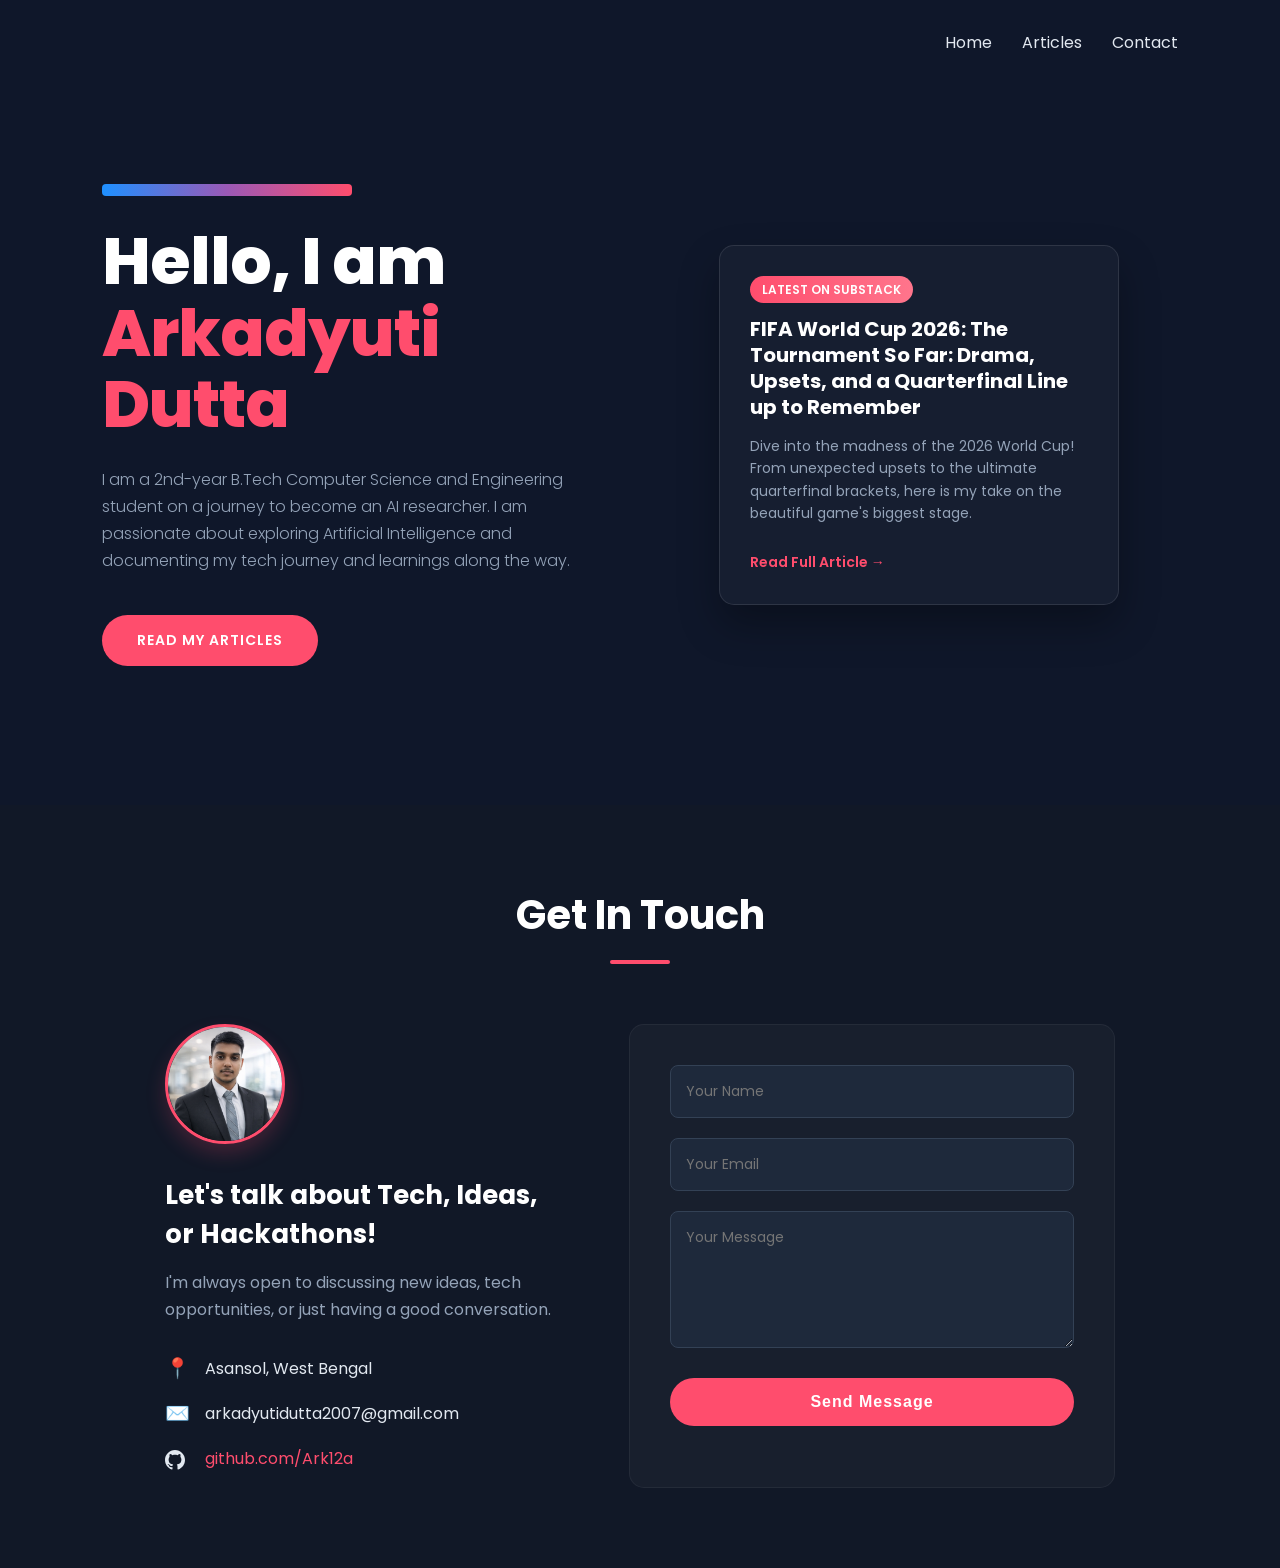
<file: index.html>
<!DOCTYPE html>
<html lang="en">
<head>
    <meta charset="UTF-8">
    <meta name="viewport" content="width=device-width, initial-scale=1.0">
    <title>Arkadyuti Dutta | Portfolio</title>
    <!-- Importing Poppins Font -->
    <link href="https://fonts.googleapis.com/css2?family=Poppins:wght@300;400;600;700;800&display=swap" rel="stylesheet">
    <!-- Linking external CSS -->
    <link rel="stylesheet" href="style.css">
</head>
<body>

    <!-- Navigation Bar -->
    <nav class="navbar">
        <!-- Hamburger Icon (3 lines) -->
        <div class="hamburger" id="hamburger">
            <span></span>
            <span></span>
            <span></span>
        </div>

        <!-- ID 'nav-links' added for JavaScript -->
        <ul class="nav-links" id="nav-links">
            <li><a href="#home">Home</a></li>
            <!-- <li><a href="#projects">Projects</a></li> -->
            <!-- Updated: Profile Link -->
            <li><a href="https://substack.com/@arkadyutidutta2007" target="_blank">Articles</a></li>
            <li><a href="#contact">Contact</a></li>
        </ul>
    </nav>

    <!-- Hero Section -->
    <section class="hero" id="home">
        <!-- Left Side: Text and Intro -->
        <div class="hero-left">
            <div class="gradient-bar"></div>
            <h1>Hello, I am</h1>
            <h1 class="highlight-name">Arkadyuti Dutta</h1>
            <p>
                I am a 2nd-year B.Tech Computer Science and Engineering student on a journey to become an AI researcher. I am passionate about exploring Artificial Intelligence and documenting my tech journey and learnings along the way.
            </p>
            <!-- Updated: Profile Link for General Articles -->
            <a href="https://substack.com/@arkadyutidutta2007" target="_blank" class="cta-btn">READ MY ARTICLES</a>
        </div>

        <!-- Right Side: Substack Floating Card -->
        <div class="hero-right">
            <div class="substack-card">
                <div class="card-header">
                    <span class="badge">Latest on Substack</span>
                </div>
                <h3 style="font-size: 20px;">FIFA World Cup 2026: The Tournament So Far: Drama, Upsets, and a Quarterfinal Line up to Remember</h3>
                <p>Dive into the madness of the 2026 World Cup! From unexpected upsets to the ultimate quarterfinal brackets, here is my take on the beautiful game's biggest stage.</p>
                <a href="https://substack.com/@arkadyutidutta2007/note/p-206071864?r=7ale2w&utm_source=notes-share-action&utm_medium=web" target="_blank" class="read-more">Read Full Article &rarr;</a>
            </div>
        </div>
    </section>

    <!-- Contact Section -->
    <section class="contact" id="contact">
        <h2 class="section-title">Get In Touch</h2>
        <div class="contact-container">
            
            <!-- Left Side: Contact Info with Photo -->
            <div class="contact-info">
                <!-- Replace 'me.png' with your actual image path or link -->
                <img src="me.png" alt="Arkadyuti Dutta" class="contact-photo">
                
                <h3>Let's talk about Tech, Ideas, or Hackathons!</h3>
                <p>I'm always open to discussing new ideas, tech opportunities, or just having a good conversation.</p>
                <ul class="info-list">
                    <li><span class="icon">📍</span> Asansol, West Bengal</li>
                    <li><span class="icon">✉️</span> arkadyutidutta2007@gmail.com</li>
                    <li>
                        <span class="icon">
                            <svg viewBox="0 0 24 24" width="20" height="20" fill="currentColor">
                                <path d="M12 0c-6.626 0-12 5.373-12 12 0 5.302 3.438 9.8 8.207 11.387.599.111.793-.261.793-.577v-2.234c-3.338.726-4.033-1.416-4.033-1.416-.546-1.387-1.333-1.756-1.333-1.756-1.089-.745.083-.729.083-.729 1.205.084 1.839 1.237 1.839 1.237 1.07 1.834 2.807 1.304 3.492.997.107-.775.418-1.305.762-1.604-2.665-.305-5.467-1.334-5.467-5.931 0-1.311.469-2.381 1.236-3.221-.124-.303-.535-1.524.117-3.176 0 0 1.008-.322 3.301 1.23.957-.266 1.983-.399 3.003-.404 1.02.005 2.047.138 3.006.404 2.291-1.552 3.297-1.23 3.297-1.23.653 1.653.242 2.874.118 3.176.77.84 1.235 1.911 1.235 3.221 0 4.609-2.807 5.624-5.479 5.921.43.372.823 1.102.823 2.222v3.293c0 .319.192.694.801.576 4.765-1.589 8.199-6.086 8.199-11.386 0-6.627-5.373-12-12-12z"/>
                            </svg>
                        </span>
                        <a href="https://github.com/Ark12a" target="_blank">github.com/Ark12a</a>
                    </li>
                </ul>
            </div>

            <!-- Right Side: Contact Form -->
            <div class="contact-form">
                <form action="https://formspree.io/f/xqevvkbp" method="POST">
                    <input type="text" name="name" placeholder="Your Name" required>
                    <input type="email" name="email" placeholder="Your Email" required>
                    <textarea name="message" rows="5" placeholder="Your Message" required></textarea>
                    <button type="submit" class="cta-btn submit-btn">Send Message</button>
                </form>
            </div>
            
        </div>
    </section>

    <!-- Hamburger Menu Script Added Here -->
    <script>
        const hamburger = document.getElementById('hamburger');
        const navLinks = document.getElementById('nav-links');

        hamburger.addEventListener('click', () => {
            navLinks.classList.toggle('active');
        });
    </script>
</body>
</html>
</file>
<file: style.css>
/* General Reset */
* {
    margin: 0;
    padding: 0;
    box-sizing: border-box;
}

html {
    scroll-behavior: smooth; /* Yeh line smooth scrolling enable karegi */
}

body {
    font-family: 'Poppins', sans-serif;
    background-color: #0f172a; /* Deep techy slate/navy background */
    color: #e2e8f0; /* Light gray text for readability */
    overflow-x: hidden; /* Prevents horizontal scrolling */
}

/* =========================================
   Navbar Styles 
   ========================================= */
.navbar {
    display: flex;
    justify-content: flex-end; /* Pushes the menu to the extreme right */
    align-items: center;
    padding: 30px 8%;
    background-color: transparent;
    position: relative; /* Dropdown positioning ke liye zaroori */
}

.nav-links {
    list-style: none;
    display: flex;
    gap: 30px;
}

.nav-links li a {
    text-decoration: none;
    color: #e2e8f0;
    font-weight: 400;
    font-size: 16px;
    position: relative; /* Needed for hover animation */
    transition: color 0.3s ease;
}

.nav-links li a:hover {
    color: #ff4d6d;
}

/* Hover Underline Animation */
.nav-links li a::after {
    content: '';
    position: absolute;
    width: 0;
    height: 2px;
    bottom: -5px;
    left: 0;
    background-color: #ff4d6d;
    transition: width 0.3s ease;
}

.nav-links li a:hover::after {
    width: 100%;
}

/* Hamburger Icon (Hidden on PC) */
.hamburger {
    display: none;
    flex-direction: column;
    cursor: pointer;
    gap: 5px;
    z-index: 1001; /* Menu ke upar rakhne ke liye */
}

.hamburger span {
    width: 25px;
    height: 3px;
    background-color: #e2e8f0;
    border-radius: 5px;
    transition: all 0.3s ease;
}

/* =========================================
   Hero Section Styles 
   ========================================= */
.hero {
    display: flex;
    justify-content: space-between;
    align-items: center;
    padding: 60px 8% 100px;
    min-height: 80vh;
    gap: 40px; /* Space between left text and right card */
}

.hero-left {
    flex: 1;
    max-width: 600px;
}

.hero-right {
    flex: 1;
    display: flex;
    justify-content: center;
}

/* The small gradient bar above the text */
.gradient-bar {
    width: 250px;
    height: 12px;
    background: linear-gradient(90deg, #1e90ff, #9b59b6, #ff4d6d);
    margin-bottom: 30px;
    border-radius: 4px;
}

/* Typography for Hero Left */
.hero-left h1 {
    font-size: 65px;
    font-weight: 800;
    color: #ffffff;
    line-height: 1.1;
    letter-spacing: -1px;
}

.hero-left .highlight-name {
    color: #ff4d6d;
    margin-bottom: 25px;
}

.hero-left p {
    font-size: 16px;
    color: #94a3b8;
    line-height: 1.7;
    margin-bottom: 40px;
    font-weight: 300;
}

/* CTA Button Styles */
.cta-btn {
    display: inline-block;
    text-decoration: none;
    background-color: #ff4d6d;
    color: white;
    padding: 15px 35px;
    font-size: 14px;
    font-weight: 600;
    border-radius: 30px;
    letter-spacing: 1px;
    transition: all 0.3s ease;
}

.cta-btn:hover {
    background-color: #e63956;
    transform: translateY(-3px);
    box-shadow: 0 10px 20px rgba(255, 77, 109, 0.3);
}

/* =========================================
   Substack Floating Card Styles (Right Side)
   ========================================= */
.substack-card {
    background: rgba(255, 255, 255, 0.03); /* Subtle glass effect */
    border: 1px solid rgba(255, 255, 255, 0.1);
    padding: 30px;
    border-radius: 15px;
    max-width: 400px;
    box-shadow: 0 20px 40px rgba(0, 0, 0, 0.3);
    animation: float 6s ease-in-out infinite; /* Applies the floating animation */
}

.card-header {
    margin-bottom: 15px;
}

.badge {
    background: linear-gradient(90deg, #ff4d6d, #ff758c);
    color: white;
    font-size: 12px;
    font-weight: 600;
    padding: 5px 12px;
    border-radius: 20px;
    text-transform: uppercase;
}

.substack-card h3 {
    color: #ffffff;
    font-size: 22px;
    margin-bottom: 15px;
    line-height: 1.3;
    margin-top: 15px;
}

.substack-card p {
    color: #94a3b8;
    font-size: 14px;
    margin-bottom: 25px;
    line-height: 1.6;
}

.read-more {
    color: #ff4d6d;
    text-decoration: none;
    font-weight: 600;
    font-size: 14px;
    transition: color 0.3s ease;
}

.read-more:hover {
    color: #ffffff;
}

/* Floating Animation Keyframes */
@keyframes float {
    0% { transform: translateY(0px); }
    50% { transform: translateY(-15px); }
    100% { transform: translateY(0px); }
}

/* =========================================
   Contact Section Styles 
   ========================================= */
.contact {
    padding: 80px 8%;
    background-color: #111827; /* Slightly darker than hero for contrast */
}

.section-title {
    font-size: 40px;
    font-weight: 700;
    color: #ffffff;
    text-align: center;
    margin-bottom: 60px;
    position: relative;
}

/* Pink underline for the section title */
.section-title::after {
    content: '';
    display: block;
    width: 60px;
    height: 4px;
    background-color: #ff4d6d;
    margin: 15px auto 0;
    border-radius: 2px;
}

.contact-container {
    display: flex;
    justify-content: center; /* space-between ko hatakar center kar diya */
    gap: 60px; /* In dono ke beech ka direct gap */
    max-width: 950px; /* Container ki width thodi kam kar di taaki dono paas aa jayein */
    margin: 0 auto;
}

/* Contact Info (Left Side) */
.contact-info {
    flex: 1;
}

.contact-info h3 {
    font-size: 26px;
    color: #ffffff;
    margin-bottom: 15px;
}

.contact-info p {
    color: #94a3b8;
    line-height: 1.7;
    margin-bottom: 30px;
}

.info-list {
    list-style: none;
}

.info-list li {
    color: #e2e8f0;
    font-size: 16px;
    margin-bottom: 15px;
    display: flex;
    align-items: center;
    gap: 15px;
}

.info-list li a {
    color: #ff4d6d;
    text-decoration: none;
    transition: color 0.3s ease;
}

.info-list li a:hover {
    color: #ffffff;
}

.icon {
    font-size: 20px;
}

/* Contact Form (Right Side) */
.contact-form {
    flex: 1;
    background: rgba(255, 255, 255, 0.03);
    padding: 40px;
    border-radius: 15px;
    border: 1px solid rgba(255, 255, 255, 0.05);
}

.contact-form form {
    display: flex;
    flex-direction: column;
    gap: 20px;
}

.contact-form input,
.contact-form textarea {
    width: 100%;
    padding: 15px;
    background-color: #1e293b; /* Dark input background */
    border: 1px solid #334155;
    border-radius: 8px;
    color: #ffffff;
    font-family: 'Poppins', sans-serif;
    font-size: 14px;
    transition: border-color 0.3s ease;
}

.contact-form input:focus,
.contact-form textarea:focus {
    outline: none;
    border-color: #ff4d6d;
}

.submit-btn {
    border: none;
    cursor: pointer;
    width: 100%;
    font-size: 16px;
    margin-top: 10px;
}

/* Contact Section Profile Photo */
.contact-photo {
    width: 120px;
    height: 120px;
    border-radius: 50%;
    object-fit: cover;
    border: 3px solid #ff4d6d;
    box-shadow: 0 10px 20px rgba(255, 77, 109, 0.2);
    margin-bottom: 25px;
    transition: transform 0.3s ease;
}

.contact-photo:hover {
    transform: scale(1.05); /* Halki si zoom animation hover karne par */
}

.icon svg {
    vertical-align: middle; /* Icon ko text ke level par laane ke liye */
    margin-right: 5px; /* Icon aur text ke beech thoda space */
    color: #e2e8f0; /* Dark theme ke hisaab se light gray color */
}

/* =========================================
   📱 RESPONSIVE DESIGN (Mobiles & Tablets)
   ========================================= */

@media (max-width: 900px) {
    /* Hero section ko tablet/mobile pe stack karna */
    .hero {
        flex-direction: column;
        text-align: center;
        gap: 50px;
    }
    
    .gradient-bar {
        margin: 0 auto 30px auto; /* Bar ko center karna */
    }
}

/* Tablets aur chhote laptops ke liye (768px tak) */
@media (max-width: 768px) {
    /* Show Hamburger Menu */
    .hamburger {
        display: flex;
    }

    /* Navbar Dropdown Design */
    .nav-links {
        display: none; /* By default hide rahega */
        flex-direction: column;
        position: absolute;
        top: 80px; /* Navbar ke neeche */
        left: 0;
        width: 100%;
        background-color: #0f172a;
        padding: 20px 0;
        text-align: center;
        box-shadow: 0px 10px 15px rgba(0,0,0,0.5);
        z-index: 1000;
    }

    /* JS se .active class add hone par menu dikhega */
    .nav-links.active {
        display: flex;
    }

    /* Contact section ko column (upar-neeche) mein badalna */
    .contact-container {
        flex-direction: column;
        gap: 40px;
    }

    /* Info aur Form ko full width (100%) dena */
    .contact-info, 
    .contact-form {
        width: 100%;
        padding: 0;
    }

    .contact-form {
        padding: 25px;
    }

    /* Text aur headings ka size thoda chhota karna */
    h1 {
        font-size: 2.2rem !important; /* Force resize for mobile */
    }
    h2.section-title {
        font-size: 1.8rem;
    }

    /* Sections ke side ka gap kam karna taaki mobile par jagah bache */
    section {
        padding: 40px 20px;
    }
}

/* Chhote mobile screens ke liye (480px tak) */
@media (max-width: 480px) {
    /* Buttons ko screen ki poori width dena */
    .cta-btn, 
    .submit-btn {
        width: 100%;
        padding: 12px;
    }

    /* Inputs aur textarea ki padding mobile ke hisaab se adjust karna */
    input, 
    textarea {
        padding: 10px;
        font-size: 14px;
    }

    /* Photo ka size thoda chhota karna */
    .contact-photo {
        max-width: 120px;
        height: 120px;
    }
}
</file>
